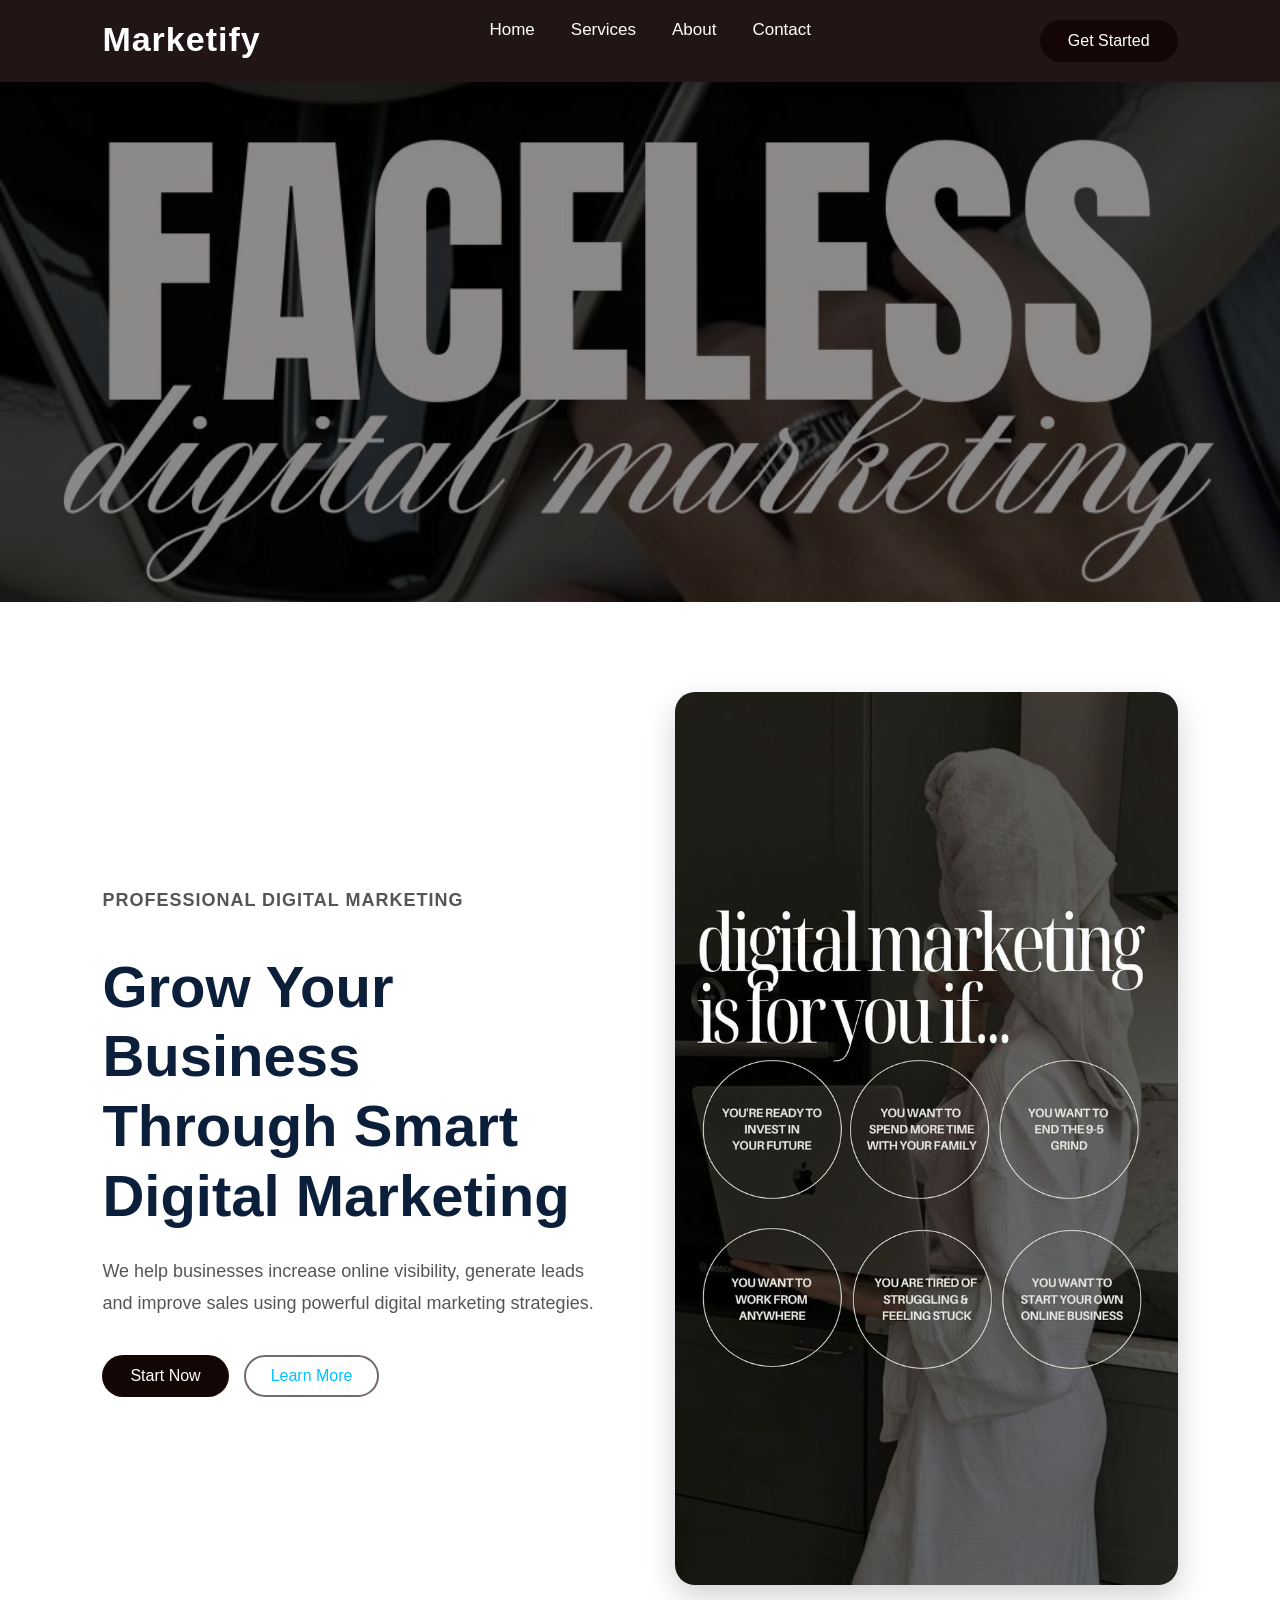
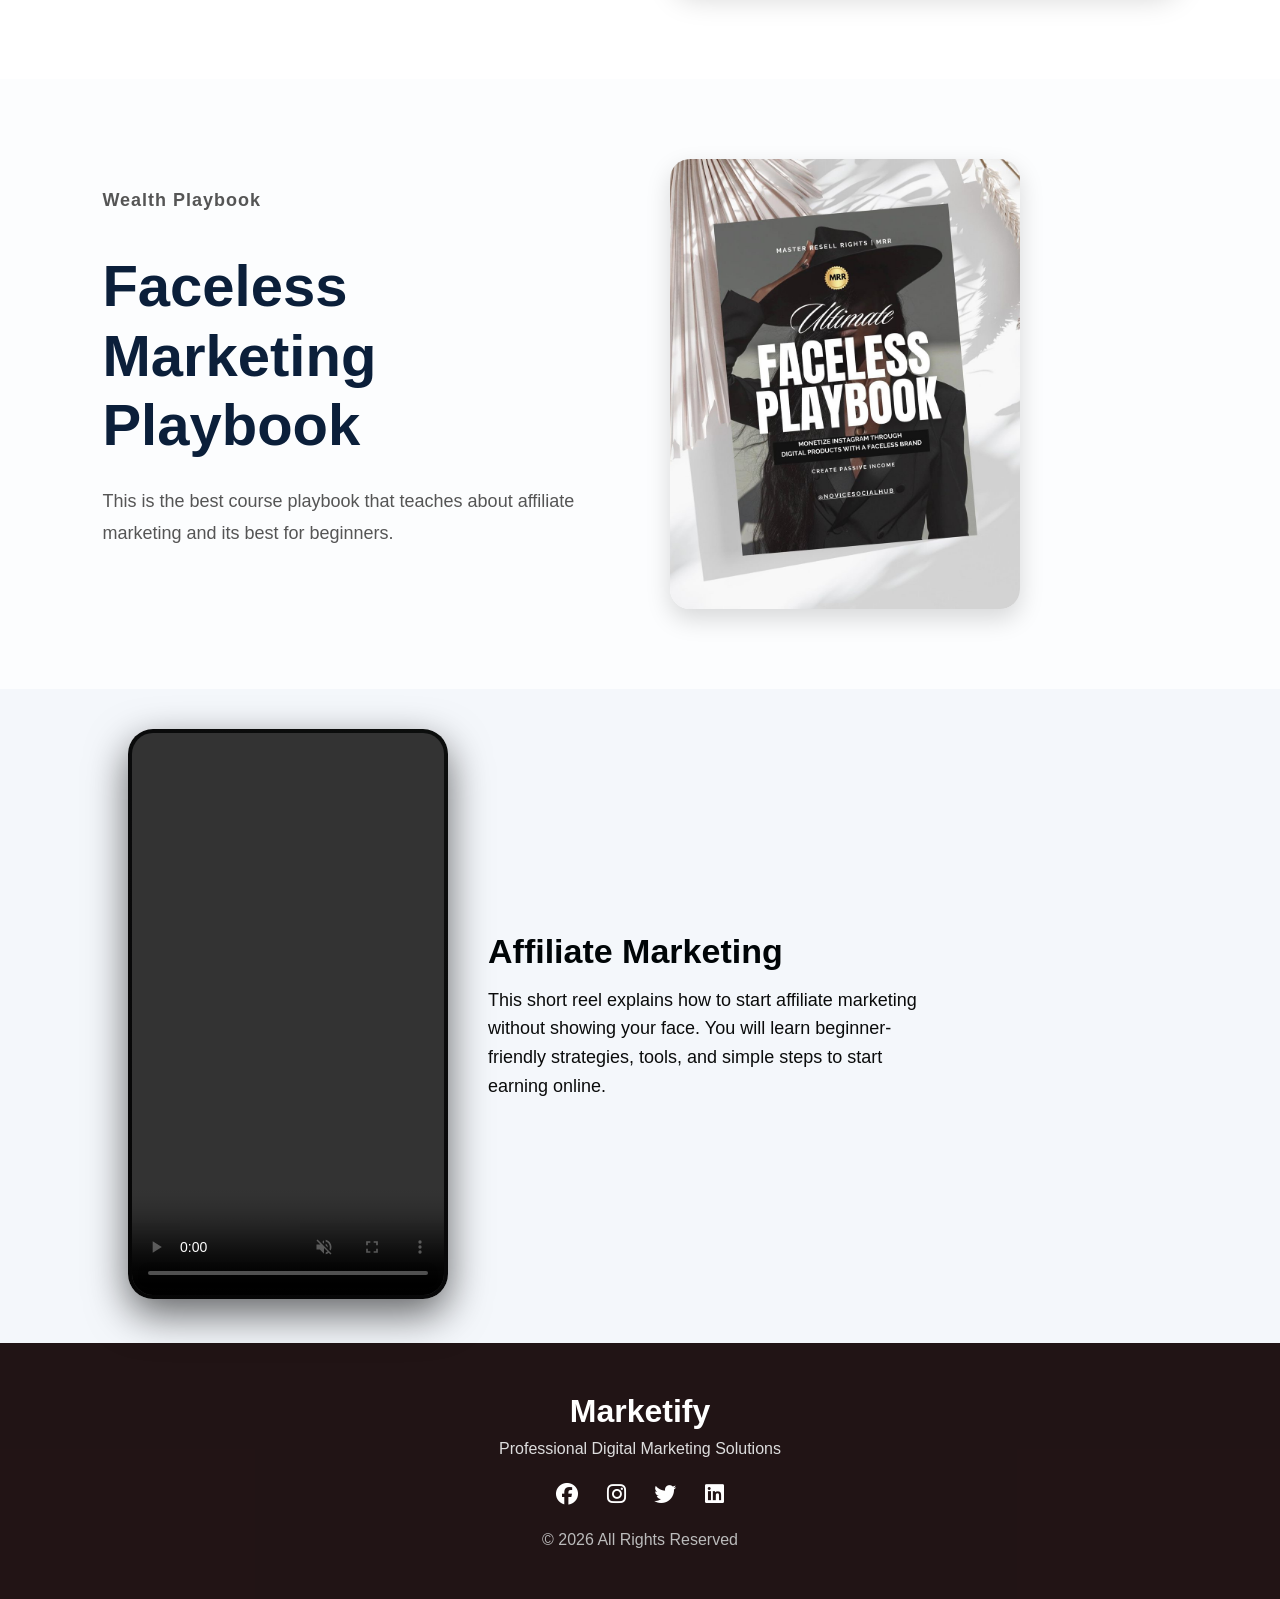
<file: index.html>
<!DOCTYPE html>
<html lang="en">
<head>
    <meta charset="UTF-8">
    <meta name="viewport" content="width=device-width, initial-scale=1.0">
    <title>Digital Marketing Agency</title>
    <!-- CSS -->
    <link rel="stylesheet" href="pro.css">

    <!-- ICONS -->
    <link rel="stylesheet"
    href="https://cdnjs.cloudflare.com/ajax/libs/font-awesome/6.5.1/css/all.min.css"/>

</head>

<body>

    <!-- ================= NAVBAR ================= -->

    <nav class="navbar">

        <h1 class="logo">
            Marketify
        </h1>

        <ul class="nav-links">

            <li><a href="index.html">Home</a></li>

            <li><a href="services.html">Services</a></li>

            <li><a href="about.html">About</a></li>

            <li><a href="contact.html">Contact</a></li>

        </ul>

        <a href="#" class="btn">
            Get Started
        </a>

    </nav>



    <!-- ================= HEADER IMAGE ================= -->

    <section class="header-image">

        <!-- LOCAL IMAGE -->
        <img src="images/pininterest-image-two.jpg" alt="Digital Marketing">

    </section>



    <!-- ================= HERO SECTION ================= -->

    <section class="hero">

        <!-- LEFT TEXT -->

        <div class="hero-text">

            <p class="small-title">
                PROFESSIONAL DIGITAL MARKETING
            </p>

            <h2>
                Grow Your Business Through Smart Digital Marketing
            </h2>

            <p>
                We help businesses increase online visibility,
                generate leads and improve sales using powerful
                digital marketing strategies.
            </p>

            <div class="hero-buttons">

                <a href="#" class="btn">
                    Start Now
                </a>

                <a href="#" class="btn-outline">
                    Learn More
                </a>

            </div>

        </div>



        <!-- RIGHT IMAGE -->

        <div class="hero-image">

            <!-- LOCAL IMAGE -->
            <img src="images/digitify-one.jpg" alt="Marketing Image">

        </div>

    </section>
    <section class="content ">
        <div class="content-text">
        <p class="little-text">
            Wealth Playbook 
        </p>
        <h3>
            Faceless Marketing Playbook
     </h3>
        <p>
            This is the best course playbook that teaches about affiliate marketing and its best for beginners.
        </p>
    </div>
    <div class="content-image">
        <img src="images/pininterest-playbook.jpg" alt="playbook image">
    </div>
    </section>
 <!-- SECTION -->
<div class="reels-section">

    <!-- VIDEO (LEFT) -->
    <div class="short-video">

        <video controls autoplay muted loop>
            <source src="images/video javascript.mp4" type="video/mp4">
        </video>

    </div>

    <!-- TEXT (RIGHT OF VIDEO) -->
    <div class="video-text">

        <h2>Affiliate Marketing</h2>

        <p>
            This short reel explains how to start affiliate marketing without showing your face.
            You will learn beginner-friendly strategies, tools, and simple steps to start earning online.
        </p>

    </div>

</div>

<!-- CSS (INSIDE BODY) -->
<style>

/* MAIN CONTAINER */
.reels-section{
    width: 100%;
    padding: 40px 10%;
    display: flex;
    align-items: center;      /* keeps video + text aligned */
    justify-content: flex-start;
    gap: 40px;                /* space between video and text */
}

/* VIDEO STYLE */
.short-video video{
    width: 320px;
    height: 570px;
    object-fit: cover;

    border-radius: 25px;

    border: 4px solid transparent;
    background: linear-gradient(#08090a, #0a0b0c) padding-box,
                linear-gradient(45deg, #050505, #09090a, #0c0e0d) border-box;

    box-shadow: 0 15px 40px rgba(0,0,0,0.6);
    transition: 0.5s ease;
}

.short-video video:hover{
    transform: scale(1.05);
    box-shadow: 0 25px 60px rgba(6, 9, 10, 0.4);
}

/* TEXT ON RIGHT SIDE */
.video-text{
    max-width: 450px;
    color: rgb(13, 4, 4);
}

.video-text h2{
    font-size: 34px;
    margin-bottom: 15px;
    color: #000507;
}

.video-text p{
    font-size: 18px;
    line-height: 1.6;
    color: #0a0b0b;
}

</style>

    <!-- ================= FOOTER ================= -->

    <footer>

        <h2>
            Marketify
        </h2>

        <p>
            Professional Digital Marketing Solutions
        </p>



        <div class="socials">

            <i class="fa-brands fa-facebook"></i>

            <i class="fa-brands fa-instagram"></i>

            <i class="fa-brands fa-twitter"></i>

            <i class="fa-brands fa-linkedin"></i>

        </div>



        <p class="copy">
            © 2026 All Rights Reserved
        </p>

    </footer>

</body>
</html>
</file>
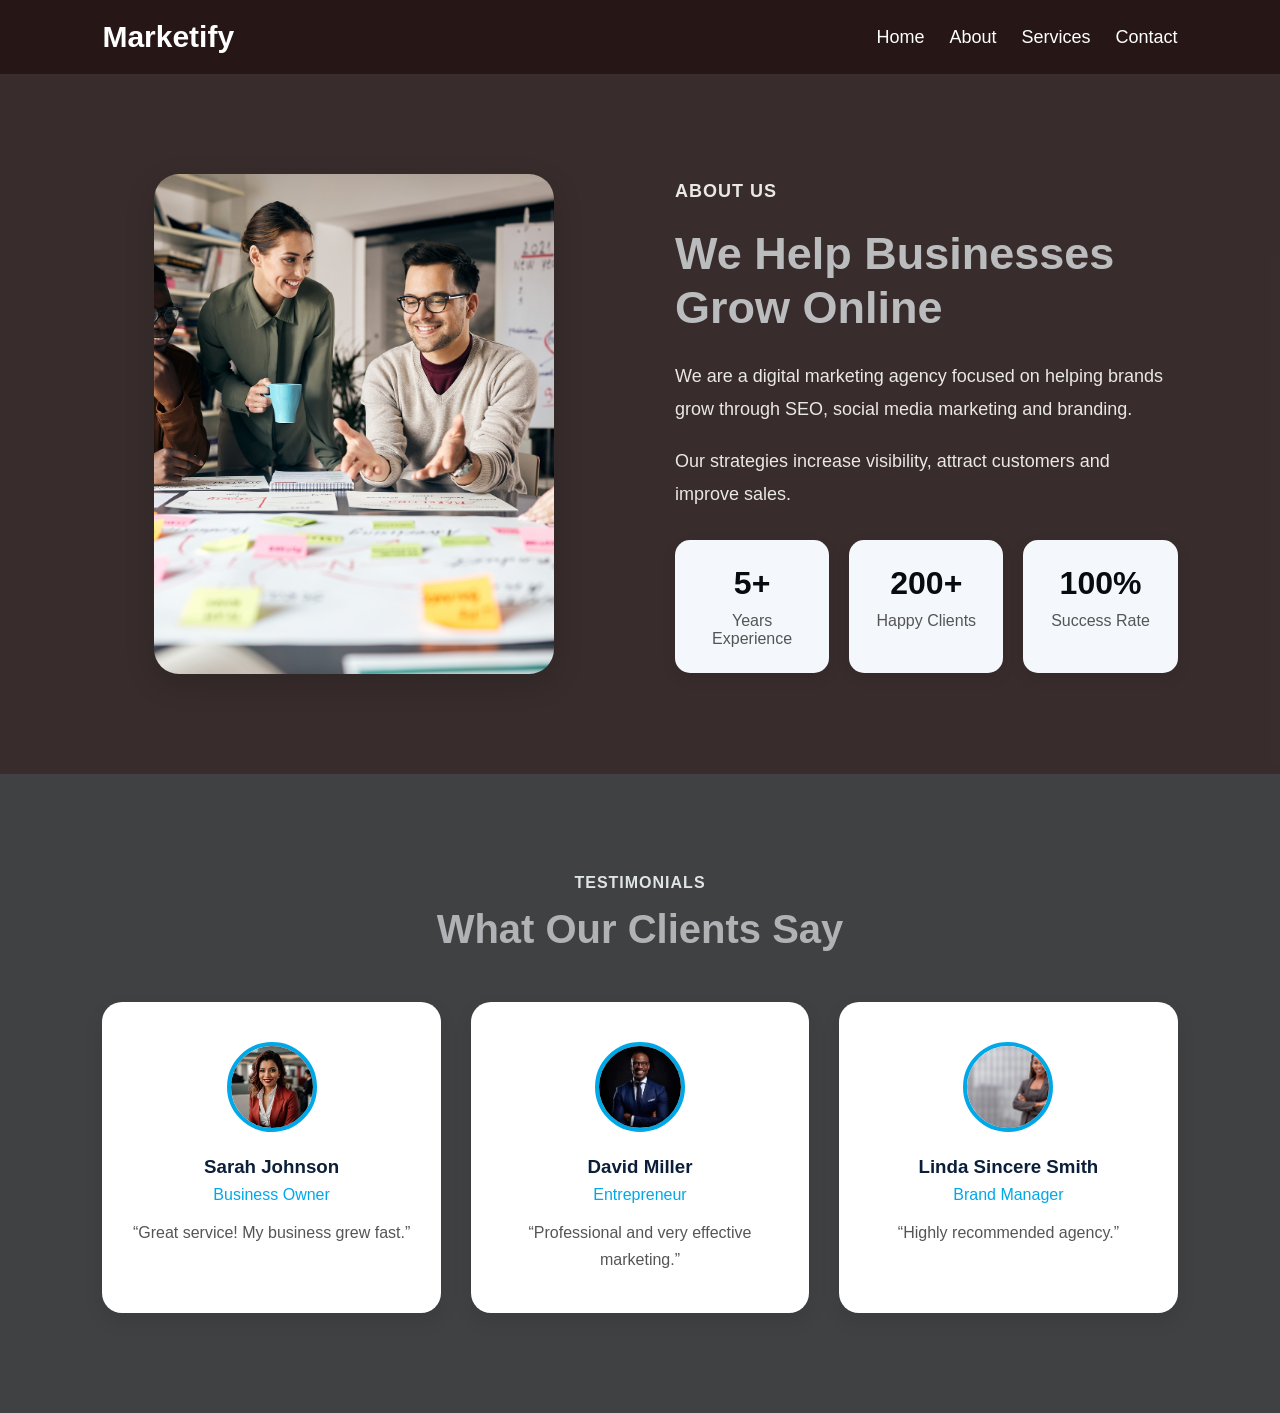
<file: about.html>
<!DOCTYPE html>
<html lang="en">

<head>
<meta charset="UTF-8">
<meta name="viewport" content="width=device-width, initial-scale=1.0">
<title>About Us</title>

<style>

/* ================= GENERAL ================= */

*{
    margin:0;
    padding:0;
    box-sizing:border-box;
    font-family:Arial, sans-serif;
}

body{
    background:#070707ac;
    color:#0b0b0b;
}

/* ================= NAVBAR (ORIGINAL STYLE) ================= */

.navbar{
    display:flex;
    justify-content:space-between;
    align-items:center;
    padding:20px 8%;
    background:#190202c1;
}

.logo{
    color:white;
    font-size:30px;
}

.nav-links{
    display:flex;
    list-style:none;
}

.nav-links li{
    margin-left:25px;
}

.nav-links a{
    color:white;
    text-decoration:none;
    font-size:18px;
    transition:0.3s;
}

.nav-links a:hover{
    color:#00b4d8;
}



/* ================= ABOUT US ================= */

.about-us{
    display:flex;
    align-items:center;
    justify-content:space-between;
    gap:70px;
    padding:100px 8%;
    background:rgba(48, 33, 33, 0.781);
}

.about-image{
    flex:1;
    display:flex;
    justify-content:center;
}

.about-image img{
    width:400px;
    height:500px;
    object-fit:cover;
    border-radius:25px;
    box-shadow:0 10px 30px rgba(0,0,0,0.15);
    transition:0.4s;
}

.about-image img:hover{
    transform:scale(1.03);
}

.about-text{
    flex:1;
}

.small-title{
    color:#dfe4e7;
    font-weight:600;
    letter-spacing:1px;
    margin-bottom:15px;
}

.about-text h2{
    font-size:45px;
    color:#bbbcbd;
    margin-bottom:25px;
    line-height:1.2;
}

.about-text p{
    font-size:18px;
    line-height:1.8;
    color:#eae7e7;
    margin-bottom:20px;
}



/* ================= INFO BOXES ================= */

.about-box{
    display:flex;
    gap:20px;
    margin-top:30px;
}

.box{
    background:#f4f7fb;
    padding:25px;
    border-radius:15px;
    text-align:center;
    flex:1;
    box-shadow:0 5px 15px rgba(0,0,0,0.08);
    transition:0.4s;
}

.box:hover{
    transform:translateY(-8px);
}

.box h3{
    color:#070c0e;
    font-size:32px;
    margin-bottom:10px;
}

.box span{
    color:#555;
}



/* ================= TESTIMONIALS ================= */

.testimonials{
    padding:100px 8%;
    background:#1d1f2263;
}

.testimonial-title{
    text-align:center;
    margin-bottom:50px;
}

.testimonial-title h2{
    font-size:40px;
    color:#b0b2b5;
    margin-top:10px;
}

.testimonial-container{
    display:grid;
    grid-template-columns:repeat(auto-fit,minmax(280px,1fr));
    gap:30px;
}

.testimonial-card{
    background:white;
    padding:40px 30px;
    border-radius:20px;
    text-align:center;
    box-shadow:0 8px 20px rgba(0,0,0,0.08);
    transition:0.4s;
}

.testimonial-card:hover{
    transform:translateY(-10px);
}

.testimonial-card img{
    width:90px;
    height:90px;
    border-radius:50%;
    object-fit:cover;
    margin-bottom:20px;
    border:4px solid #00a8e8;
}

.testimonial-card h3{
    color:#0b1f3a;
    margin-bottom:8px;
}

.testimonial-card span{
    color:#00a8e8;
    display:block;
    margin-bottom:15px;
}

.testimonial-card p{
    color:#555;
    line-height:1.7;
}



/* ================= RESPONSIVE ================= */

@media(max-width:900px){

    .about-us{
        flex-direction:column;
        text-align:center;
    }

    .about-image img{
        width:100%;
        max-width:400px;
        height:auto;
    }

    .about-box{
        flex-direction:column;
    }

}

</style>

</head>

<body>

<!-- ================= NAVBAR ================= -->

<nav class="navbar">

    <h1 class="logo">Marketify</h1>

    <ul class="nav-links">

        <li><a href="index.html">Home</a></li>

        <li><a href="about.html">About</a></li>

        <li><a href="services.html">Services</a></li>
        <li><a href="contact.html">Contact</a></li>

    </ul>

</nav>


<!-- ================= ABOUT US ================= -->

<section class="about-us">

    <div class="about-image">
        <img src="images/digital-team.jpg" alt="Team">
    </div>

    <div class="about-text">

        <p class="small-title">ABOUT US</p>

        <h2>We Help Businesses Grow Online</h2>

        <p>
            We are a digital marketing agency focused on helping brands
            grow through SEO, social media marketing and branding.
        </p>

        <p>
            Our strategies increase visibility, attract customers and
            improve sales.
        </p>



        <div class="about-box">

            <div class="box">
                <h3>5+</h3>
                <span>Years Experience</span>
            </div>

            <div class="box">
                <h3>200+</h3>
                <span>Happy Clients</span>
            </div>

            <div class="box">
                <h3>100%</h3>
                <span>Success Rate</span>
            </div>

        </div>

    </div>

</section>



<!-- ================= TESTIMONIALS ================= -->

<section class="testimonials">

    <div class="testimonial-title">
        <p class="small-title">TESTIMONIALS</p>
        <h2>What Our Clients Say</h2>
    </div>



    <div class="testimonial-container">

        <div class="testimonial-card">
            <img src="images/client-three.webp">
            <h3>Sarah Johnson</h3>
            <span>Business Owner</span>
            <p>“Great service! My business grew fast.”</p>
        </div>



        <div class="testimonial-card">
            <img src="images/clientone.webp">
            <h3>David Miller</h3>
            <span>Entrepreneur</span>
            <p>“Professional and very effective marketing.”</p>
        </div>



        <div class="testimonial-card">
            <img src="images/image-two.jpg">
            <h3>Linda  Sincere Smith</h3>
            <span>Brand Manager</span>
            <p>“Highly recommended agency.”</p>
        </div>
    </div>

</section>



</body>
</html>
</file>
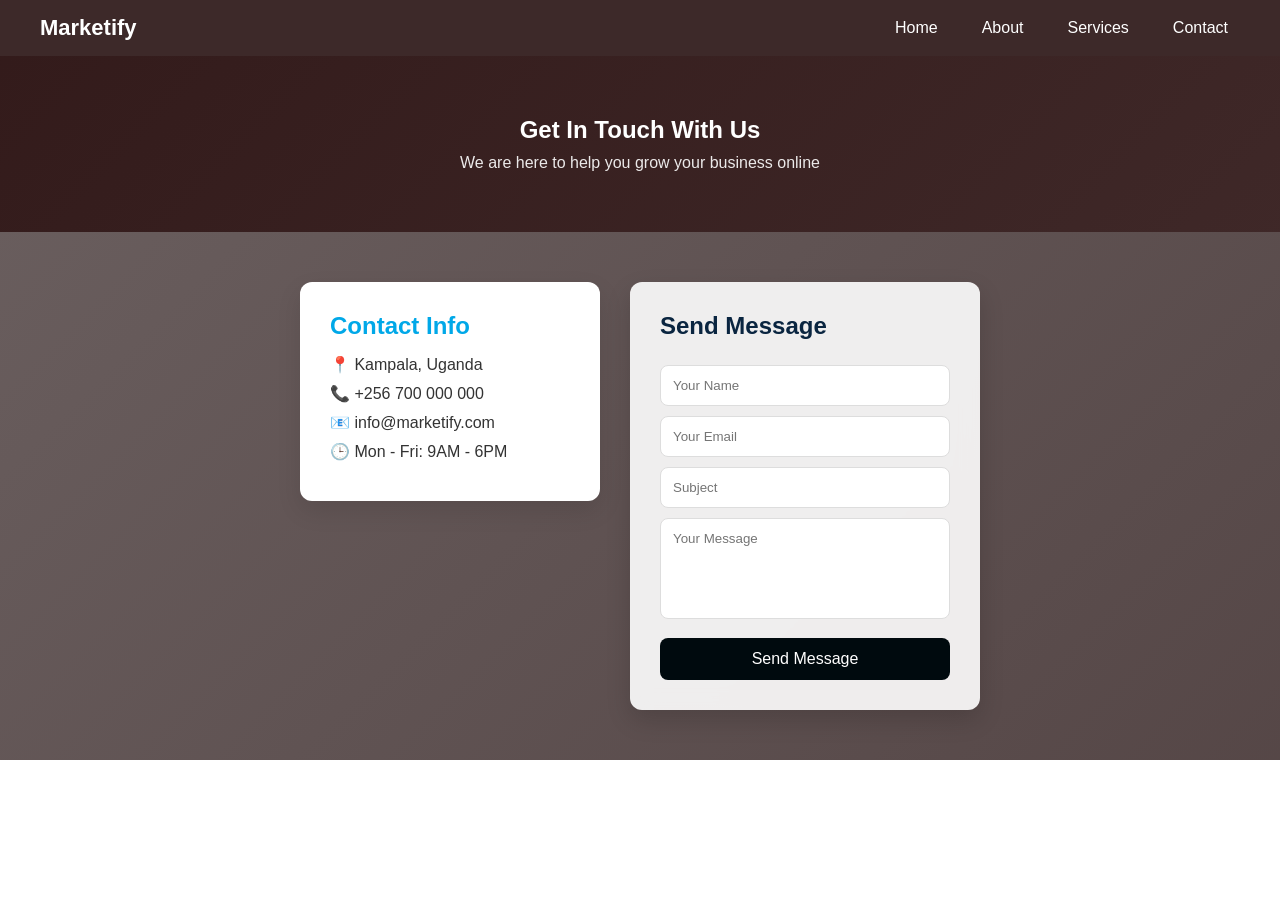
<file: contact.html>
<!DOCTYPE html>
<html lang="en">
<head>
<meta charset="UTF-8">
<meta name="viewport" content="width=device-width, initial-scale=1.0">
<title>Contact Us</title>

<style>
/* RESET */
*{
    margin:0;
    padding:0;
    box-sizing:border-box;
    font-family: Arial, sans-serif;
}

/* NAVBAR */
.navbar{
    display:flex;
    justify-content:space-between;
    align-items:center;
    background:#190202d7;
    padding:15px 40px;
}

.logo{
    color:white;
    font-size:22px;
    font-weight:bold;
}

.nav-links{
    list-style:none;
    display:flex;
}

.nav-links li{
    margin-left:20px;
}

.nav-links a{
    text-decoration:none;
    color:white;
    padding:8px 12px;
    transition:0.3s;
}

.nav-links a:hover,
.nav-links a.active{
    background:#00a8e8;
    border-radius:5px;
}

/* PAGE HEADER */
.header{
    text-align:center;
    padding:60px 20px;
    background:linear-gradient(135deg, #1c0101e5, #1c0101d8);
    color:white;
}

.header p{
    margin-top:10px;
    opacity:0.9;
}

/* CONTACT SECTION */

.contact-wrapper{
    display:flex;
    justify-content:center;
    align-items:flex-start;
    flex-wrap:wrap;
    gap:30px;
    padding:50px;
    background:linear-gradient(135deg, #150303a4, #180404bb);
}

/* CONTACT INFO BOX */
.info-box{
    background:white;
    padding:30px;
    width:300px;
    border-radius:12px;
    box-shadow:0 10px 25px rgba(0,0,0,0.1);
}

.info-box h2{
    color:#00a8e8;
    margin-bottom:15px;
}

.info-box p{
    margin:10px 0;
    color:#333;
}

/* FORM */
.form-box{
    background:rgba(255,255,255,0.9);
    backdrop-filter:blur(10px);
    padding:30px;
    width:350px;
    border-radius:12px;
    box-shadow:0 10px 25px rgba(0,0,0,0.15);
}

.form-box h2{
    margin-bottom:15px;
    color:#0a2540;
}

.form-box input,
.form-box textarea{
    width:100%;
    padding:12px;
    margin-top:10px;
    border:1px solid #ddd;
    border-radius:8px;
    outline:none;
}

.form-box textarea{
    resize:none;
}

.form-box button{
    margin-top:15px;
    width:100%;
    padding:12px;
    border:none;
    background:#000a0e;
    color:white;
    font-size:16px;
    border-radius:8px;
    cursor:pointer;
    transition:0.3s;
}

.form-box button:hover{
    background:#0077b6;
}

/* SMALL RESPONSIVE TOUCH */
@media(max-width:800px){
    .contact-wrapper{
        flex-direction:column;
        align-items:center;
    }
}
</style>

</head>

<body>
    
<!-- NAVBAR -->
<nav class="navbar">
    <div class="logo">Marketify</div>

    <ul class="nav-links">
        <li><a href="index.html">Home</a></li>
        <li><a href="about.html">About</a></li>
        <li><a href="services.html">Services</a></li>
        <li><a href="contact.html" >Contact</a></li>
    </ul>
</nav>

<!-- HEADER -->
<section class="header">
    <h1>Get In Touch With Us</h1>
    <p>We are here to help you grow your business online</p>
</section>

<!-- CONTACT SECTION -->
<section class="contact-wrapper">

    <!-- INFO -->
    <div class="info-box">
        <h2>Contact Info</h2>
        <p>📍 Kampala, Uganda</p>
        <p>📞 +256 700 000 000</p>
        <p>📧 info@marketify.com</p>
        <p>🕒 Mon - Fri: 9AM - 6PM</p>
    </div>

<!-- CONTACT FORM -->
<div class="form-box">
    <h2>Send Message</h2>

    <form id="contactForm">

        <input type="text" id="name" placeholder="Your Name">
        <small id="nameError"></small>

        <input type="email" id="email" placeholder="Your Email">
        <small id="emailError"></small>

        <input type="text" id="subject" placeholder="Subject">

        <textarea id="message" rows="5" placeholder="Your Message"></textarea>
        <small id="messageError"></small>

        <button type="submit">Send Message</button>

        <p id="successMessage"></p>

    </form>
</div>

<script>
const form = document.getElementById("contactForm");

form.addEventListener("submit", function(event) {

    event.preventDefault();

    // INPUT VALUES
    let name = document.getElementById("name").value.trim();
    let email = document.getElementById("email").value.trim();
    let message = document.getElementById("message").value.trim();

    // ERROR ELEMENTS
    let nameError = document.getElementById("nameError");
    let emailError = document.getElementById("emailError");
    let messageError = document.getElementById("messageError");
    let successMessage = document.getElementById("successMessage");

    // RESET ERRORS
    nameError.innerHTML = "";
    emailError.innerHTML = "";
    messageError.innerHTML = "";
    successMessage.innerHTML = "";

    let isValid = true;

    // NAME VALIDATION
    if(name === "") {
        nameError.innerHTML = "Name is required";
        nameError.style.color = "red";
        isValid = false;
    }

    // EMAIL VALIDATION
    let emailPattern = /^[^ ]+@[^ ]+\.[a-z]{2,3}$/;

    if(email === "") {
        emailError.innerHTML = "Email is required";
        emailError.style.color = "red";
        isValid = false;
    }
    else if(!email.match(emailPattern)) {
        emailError.innerHTML = "Enter a valid email";
        emailError.style.color = "red";
        isValid = false;
    }

    // MESSAGE VALIDATION
    if(message === "") {
        messageError.innerHTML = "Message cannot be empty";
        messageError.style.color = "red";
        isValid = false;
    }

    // SUCCESS MESSAGE
    if(isValid) {
        successMessage.innerHTML = "Message sent successfully!";
        successMessage.style.color = "lime";

        form.reset();
    }

});
</script>

</body>
</html>
</file>
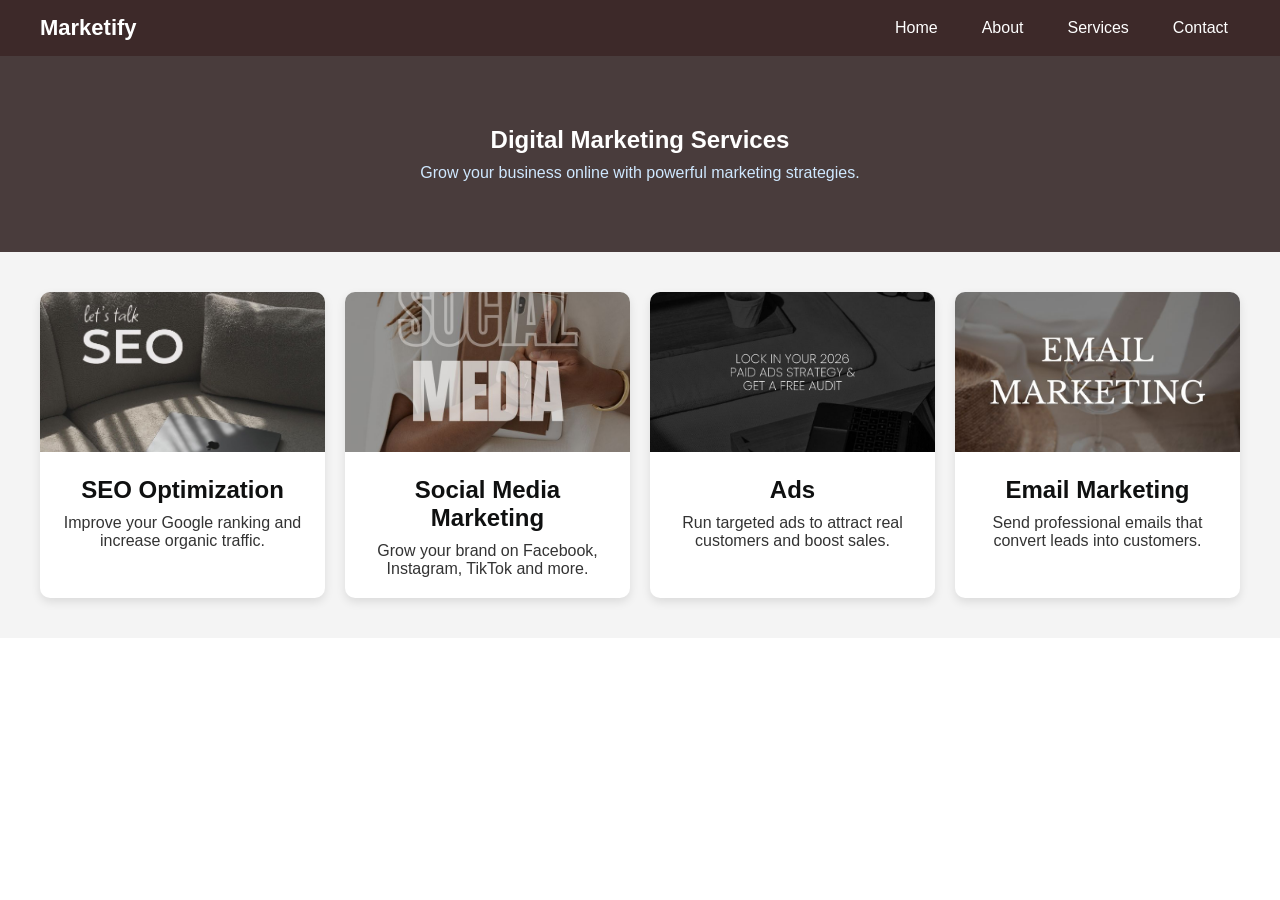
<file: services.html>
<!DOCTYPE html>
<html lang="en">
<head>
    <meta charset="UTF-8">
    <meta name="viewport" content="width=device-width, initial-scale=1.0">
    <title>Digital Marketing</title>

    <style>
        /* RESET */
        * {
            margin: 0;
            padding: 0;
            box-sizing: border-box;
            font-family: Arial, sans-serif;
        }

        /* NAVBAR */
        .navbar {
            display: flex;
            justify-content: space-between;
            align-items: center;
            background: #190202d7;
            padding: 15px 40px;
        }

        .logo {
            color: white;
            font-size: 22px;
            font-weight: bold;
        }

        .nav-links {
            list-style: none;
            display: flex;
        }

        .nav-links li {
            margin-left: 20px;
        }

        .nav-links a {
            text-decoration: none;
            color: white;
            padding: 8px 12px;
            transition: 0.3s;
        }

        .nav-links a:hover,
        .nav-links a.active {
            background: #0b0b0b;
            border-radius: 5px;
        }

        /* HERO */
        .hero {
            text-align: center;
            padding: 70px 20px;
            background: rgba(48, 33, 33, 0.877);
            color: white;
        }

        .hero p {
            margin-top: 10px;
            color: #cfe8ff;
        }

        /* SERVICES */
        .dm-services {
            display: grid;
            grid-template-columns: repeat(auto-fit, minmax(250px, 1fr));
            gap: 20px;
            padding: 40px;
            background: #f4f4f4;
        }

        .card {
            background: white;
            border-radius: 10px;
            overflow: hidden;
            box-shadow: 0 4px 10px rgba(0,0,0,0.1);
            transition: 0.3s;
            text-align: center;
        }

        .card:hover {
            transform: translateY(-10px);
        }

        .card img {
            width: 100%;
            height: 160px;
            object-fit: cover;
        }

        .card-content {
            padding: 20px;
        }

        .card-content h2 {
            color: #0f1010;
            margin-bottom: 10px;
        }

        .card-content p {
            color: #333;
        }
    </style>
</head>

<body>

<!-- NAVBAR -->
<header>
    <nav class="navbar">
        <div class="logo">Marketify</div>

        <ul class="nav-links">
            <li><a href="index.html">Home</a></li>
            <li><a href="about.html">About</a></li>
            <li><a href="services.html">Services</a></li>
            <li><a href="contact.html">Contact</a></li>
        </ul>
    </nav>
</header>

<!-- HERO -->
<section class="hero">
    <h1>Digital Marketing Services</h1>
    <p>Grow your business online with powerful marketing strategies.</p>
</section>

<!-- SERVICES -->
<section class="dm-services">

    <div class="card">
        <img src="images/seo-image.jpg" alt="SEO">
        <div class="card-content">
            <h2>SEO Optimization</h2>
            <p>Improve your Google ranking and increase organic traffic.</p>
        </div>
    </div>

    <div class="card">
        <img src="images/social-media.jpg" alt="Social Media">
        <div class="card-content">
            <h2>Social Media Marketing</h2>
            <p>Grow your brand on Facebook, Instagram, TikTok and more.</p>
        </div>
    </div>

    <div class="card">
        <img src="images/ads.jpg" alt="Ads">
        <div class="card-content">
            <h2> Ads</h2>
            <p>Run targeted ads to attract real customers and boost sales.</p>
        </div>
    </div>

    <div class="card">
        <img src="images/email-marketing.jpg" alt="Email Marketing">
        <div class="card-content">
            <h2>Email Marketing</h2>
            <p>Send professional emails that convert leads into customers.</p>
        </div>
    </div>

</section>

</body>
</html>
</file>
<file: pro.css>
/* ================= GENERAL ================= */

*{
    margin:0;
    padding:0;
    box-sizing:border-box;
    font-family:'Poppins', sans-serif;
}

html{
    scroll-behavior:smooth;
}

body{
    background:#f4f7fb;
    color:#222;
    overflow-x:hidden;
}



/* ================= NAVBAR ================= */

.navbar{
    display:flex;
    justify-content:space-between;
    align-items:right;
    padding:20px 8%;
    background:#0f0000ea;
    position:sticky;
    top:0;
    z-index:1000;
    box-shadow:0 4px 15px rgba(0,0,0,0.2);
}

.logo{
    color:white;
    font-size:34px;
    font-weight:700;
    letter-spacing:1px;
}

.nav-links{
    display:flex;
    list-style:none;
}

.nav-links li{
    margin:0 18px;
}

.nav-links a{
    text-decoration:none;
    color:white;
    font-size:17px;
    transition:0.3s;
    position:relative;
}

/* HOVER EFFECT */

.nav-links a::after{
    content:'';
    width:0%;
    height:2px;
    background:#060606;
    position:absolute;
    left:0;
    bottom:-6px;
    transition:0.4s;
}

.nav-links a:hover::after{
    width:100%;
}

.nav-links a:hover{
    color:#040506;
}



/* ================= BUTTON ================= */

.btn{
    background:#150606;
    color:white;
    padding:12px 28px;
    border-radius:30px;
    text-decoration:none;
    font-weight:500;
    transition:0.4s;
    display:inline-block;
}

.btn:hover{
    background:#2a2b2b;
    transform:translateY(-3px);
}

.btn-outline{
    border:2px solid #16010198;
    color:#00c2ff;
    padding:10px 25px;
    border-radius:30px;
    text-decoration:none;
    margin-left:15px;
    transition:0.4s;
    display:inline-block;
}

.btn-outline:hover{
    background:#00c2ff;
    color:white;
}



/* ================= HEADER IMAGE ================= */

.header-image{
    width:100%;
    height:520px;
    overflow:hidden;
    position:relative;
}

.header-image img{
    width:100%;
    height:100%;
    object-fit:cover;
    display:block;
}

/* DARK OVERLAY */

.header-image::before{
    content:'';
    position:absolute;
    width:100%;
    height:100%;
    background:rgba(0,0,0,0.45);
    top:0;
    left:0;
}



/* ================= HERO SECTION ================= */

.hero{
    display:flex;
    justify-content:space-between;
    align-items:center;
    padding:90px 8%;
    gap:70px;
    background:white;
}



/* HERO TEXT */

.hero-text{
    flex:1;
}

.small-title{
    color:#00090c;
    font-weight:600;
    margin-bottom:15px;
    letter-spacing:1px;
}

.hero-text h2{
    font-size:58px;
    line-height:1.2;
    margin-bottom:25px;
    color:#0b1f3a;
}

.hero-text p{
    font-size:18px;
    line-height:1.8;
    color:#555;
    margin-bottom:35px;
}



/* HERO BUTTONS */

.hero-buttons{
    display:flex;
    align-items:center;
}



/* HERO IMAGE */

.hero-image{
    flex:1;
}

.hero-image img{
    width:100%;
    border-radius:20px;
    box-shadow:0 12px 30px rgba(0,0,0,0.18);
    transition:0.4s;
}

.hero-image img:hover{
    transform:scale(1.03);
}
.hero{
    display:flex;
    justify-content:space-between;
    align-items:center;
    padding:90px 8%;
    gap:70px;
    background:white;
}



/* ================= CONTENT SECTION ================= */

.content{
    display:flex;
    align-items:center;
    justify-content:space-between;
    gap:60px;

    padding:80px 8%;

    background:#ffffffbe;
}



/* ================= TEXT ================= */

.content-text{
    flex:1;
}

.little-text{
    color:#101112;
    font-weight:600;
    margin-bottom:15px;
    letter-spacing:1px;
    font-size:18px;
}

.content-text h3{
    font-size:58px;
    line-height:1.2;
    margin-bottom:25px;
    color:#0b1f3a;
}

.content-text p{
    font-size:18px;
    line-height:1.8;
    color:#555;
    margin-bottom:35px;
}



/* ================= IMAGE ================= */

.content-image{
    flex:1;

    display:flex;

    justify-content:flex-start;
}



/* SMALL IMAGE */

.content-image img{

    width:350px;

    height:450px;

    object-fit:cover;

    border-radius:20px;

    box-shadow:0 10px 25px rgba(0,0,0,0.15);

    transition:0.4s;
}

.content-image img:hover{
    transform:scale(1.03);
}



/* ================= RESPONSIVE ================= */

@media(max-width:900px){

    .content{
        flex-direction:column;
        text-align:center;
    }

    .content-image{
        justify-content:center;
    }

    .content-text h3{
        font-size:40px;
    }

    .content-image img{
        width:100%;
        max-width:350px;
        height:auto;
    }

}




/* ================= FOOTER ================= */

footer{
    background:#0f0000ea;
    color:white;
    text-align:center;
    padding:50px 20px;
}

footer h2{
    font-size:32px;
    margin-bottom:10px;
}

footer p{
    color:#ddd;
}

.socials{
    margin:25px 0;
}

.socials i{
    font-size:22px;
    margin:0 12px;
    transition:0.3s;
    cursor:pointer;
}

.socials i:hover{
    color:#00c2ff;
    transform:translateY(-5px);
}

.copy{
    color:#bbb;
    margin-top:15px;
}



/* ================= RESPONSIVE DESIGN ================= */

@media(max-width:950px){

    .hero,
    .about{
        flex-direction:column;
        text-align:center;
    }

    .navbar{
        flex-direction:column;
        padding:20px;
    }

    .nav-links{
        margin:20px 0;
        flex-wrap:wrap;
        justify-content:center;
    }

    .hero-buttons{
        justify-content:center;
    }

    .hero-text h2{
        font-size:42px;
    }

    .about-text h2{
        font-size:35px;
    }

    .header-image{
        height:350px;
    }

}



@media(max-width:600px){

    .hero-text h2{
        font-size:34px;
    }

    .title h2{
        font-size:32px;
    }

    .btn,
    .btn-outline{
        padding:10px 20px;
        font-size:14px;
    }

    .navbar{
        text-align:center;
    }
}
</file>
